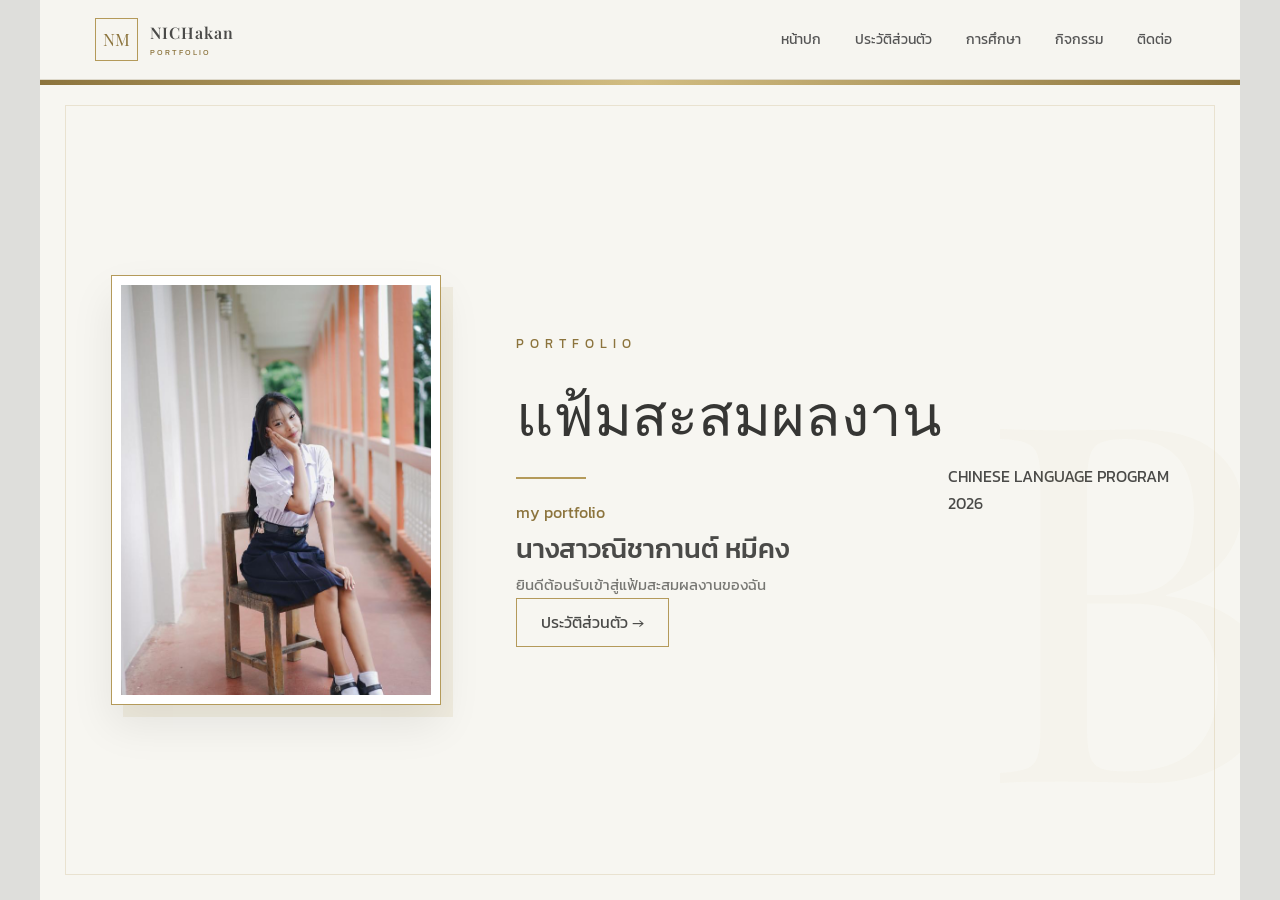
<file: index.html>
<!DOCTYPE html>
<html lang="th">
<head>
    <meta charset="UTF-8">
    <meta name="viewport" content="width=device-width, initial-scale=1.0">
    <title>Portfolio | Nichakan Meekhong</title>
    <link rel="stylesheet" href="style.css">
    <link href="https://fonts.googleapis.com/css2?family=Kanit:wght@300;400;500;600&family=Playfair+Display:wght@500;600&display=swap" rel="stylesheet">
</head>

<body>
    <nav class="top-nav">
    <a href="index.html" class="brand">
        <span>NM</span>
        <div>
            <b>NICHakan</b>
            <small>PORTFOLIO</small>
        </div>
    </a>

    <div class="menu">
        <a href="index.html">หน้าปก</a>
        <a href="profile.html">ประวัติส่วนตัว</a>
        <a href="education.html">การศึกษา</a>
        <a href="activities.html">กิจกรรม</a>
        <a href="contact.html">ติดต่อ</a>
    </div>
</nav>

<div class="page cover">

    <div class="gold-line"></div>

    <div class="cover-content">

        <div class="cover-image">
            <!-- เปลี่ยนรูปตรงนี้ -->
            <img src="Images/IMG_8847.jpeg" alt="Nichakan Meekhong">
        </div>

        <div class="cover-text">
            <p class="small-title">PORTFOLIO</p>

            <h1>แฟ้มสะสมผลงาน</h1>

            <div class="gold-divider"></div>

            <p class="intro-title">my portfolio</p>

            <h2>นางสาวณิชากานต์ หมีคง</h2>

            <p>ยินดีต้อนรับเข้าสู่แฟ้มสะสมผลงานของฉัน<br>
             
            </p>
            

            <a href="profile.html" class="btn">ประวัติส่วนตัว →</a>
        </div>

    </div>

    <div class="cover-footer">
        <span>CHINESE LANGUAGE PROGRAM</span>
        <span>2026</span>
    </div>

</div>

</body>
</html>
</file>
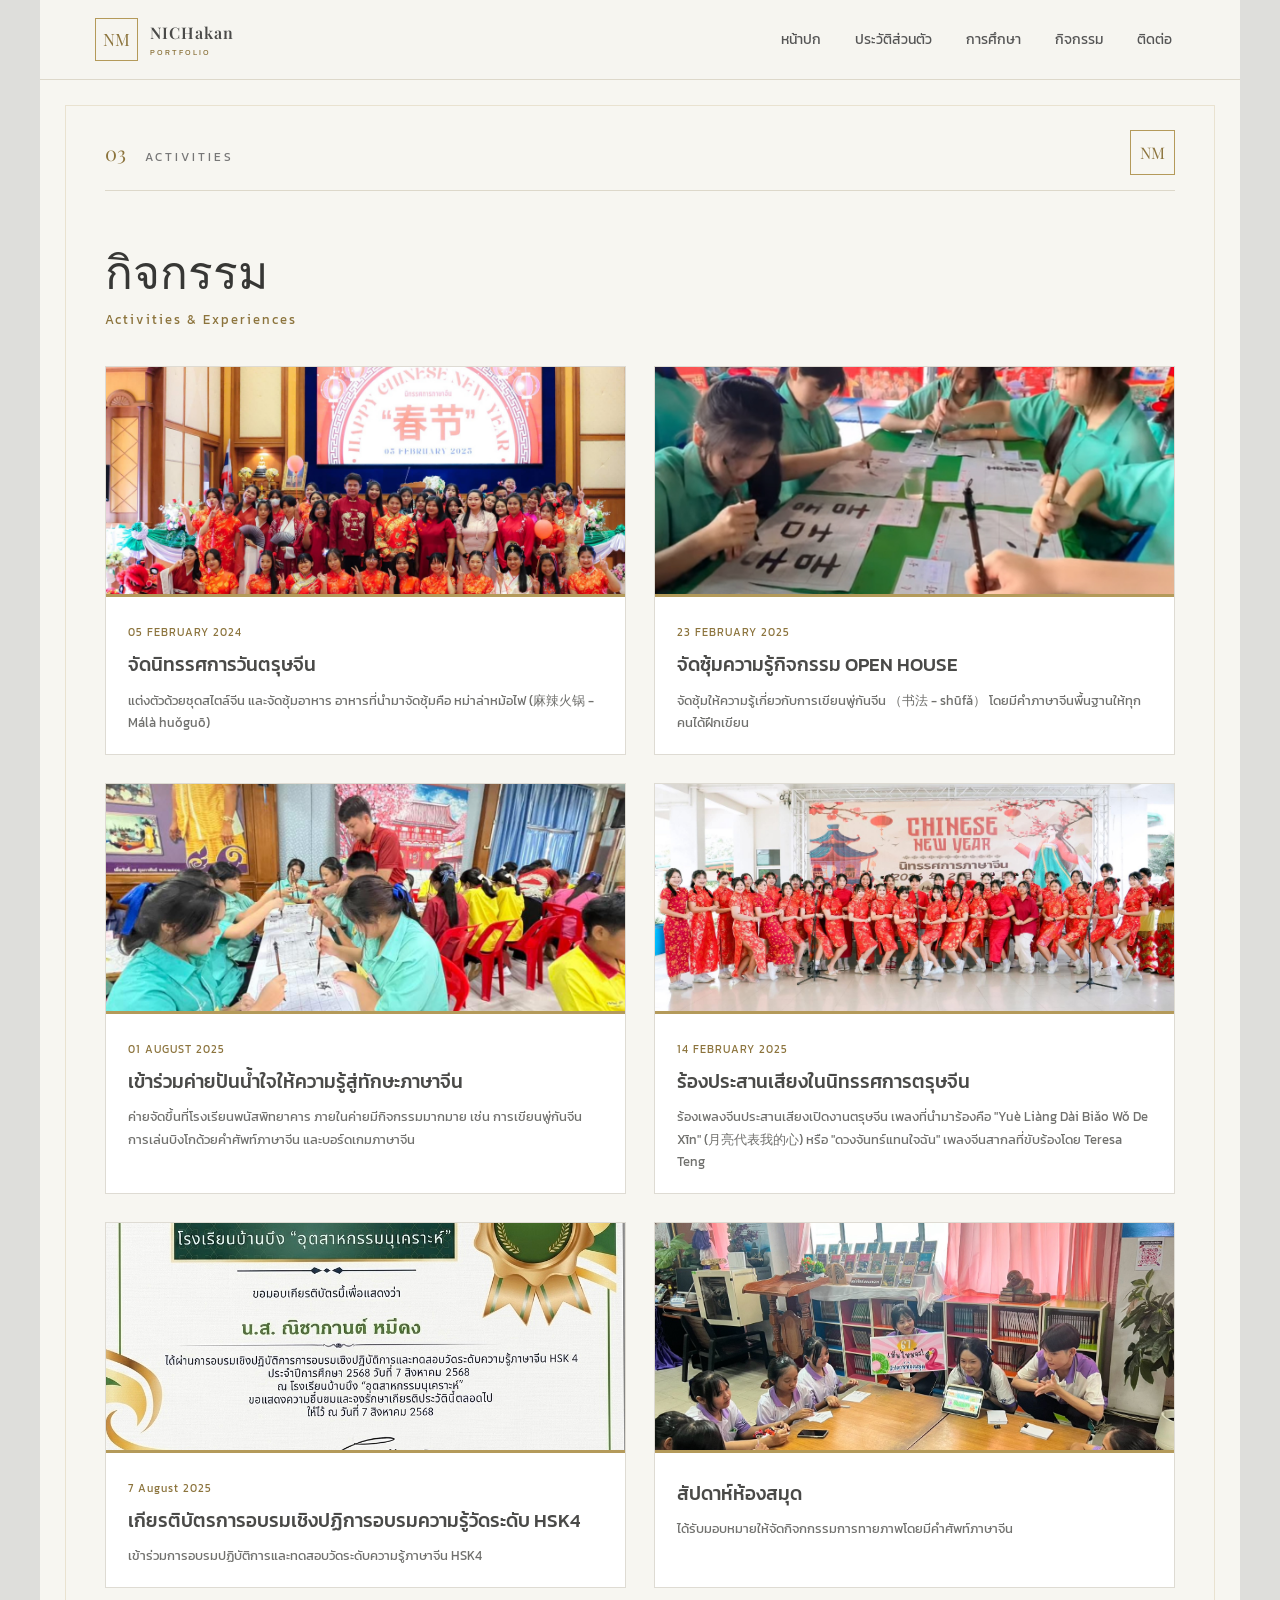
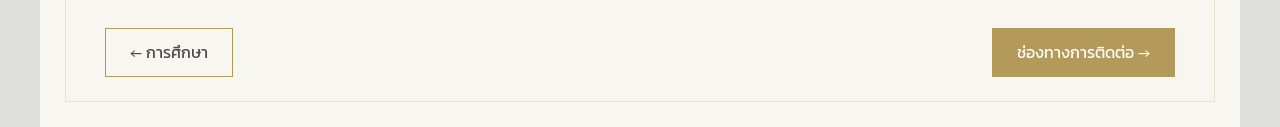
<file: activities.html>
<!DOCTYPE html>
<html lang="th">
<head>
    <meta charset="UTF-8">
    <meta name="viewport" content="width=device-width, initial-scale=1.0">
    <title>กิจกรรม | Nichakan</title>
    <link rel="stylesheet" href="style.css">
    <link href="https://fonts.googleapis.com/css2?family=Kanit:wght@300;400;500;600&family=Playfair+Display:wght@500;600&display=swap" rel="stylesheet">
</head>

<body>
    <nav class="top-nav">
    <a href="index.html" class="brand">
        <span>NM</span>
        <div>
            <b>NICHakan</b>
            <small>PORTFOLIO</small>
        </div>
    </a>

    <div class="menu">
        <a href="index.html">หน้าปก</a>
        <a href="profile.html">ประวัติส่วนตัว</a>
        <a href="education.html">การศึกษา</a>
        <a href="activities.html">กิจกรรม</a>
        <a href="contact.html">ติดต่อ</a>
    </div>
</nav>

<div class="page">

    <header>
        <div>
            <span class="page-number">03</span>
            <span class="section-label">ACTIVITIES</span>
        </div>
        <div class="logo-text">NM</div>
    </header>

    <main>

        <h1 class="section-title">กิจกรรม</h1>
        <p class="section-subtitle">Activities & Experiences</p>

        <div class="activities-grid">

            <!-- กิจกรรมที่ 1 -->
            <article class="activity-card">
                <div class="activity-image">
                    <img src="Images/IMG_2675.jpeg" alt="นิทรรศการวันตรุษจีน">
                </div>

                <div class="activity-content">
                    <span class="activity-date">05 FEBRUARY 2024</span>
                    <h2>จัดนิทรรศการวันตรุษจีน</h2>

                    <p>
                        แต่งตัวด้วยชุดสไตล์จีน และจัดซุ้มอาหาร
                        อาหารที่นำมาจัดซุ้มคือ
                        หม่าล่าหม้อไฟ
                        (麻辣火锅 - Málà huǒguō)
                    </p>
                </div>
            </article>


            <!-- กิจกรรมที่ 2 -->
            <article class="activity-card">
                <div class="activity-image">
                    <img src="Images/IMG_2670.jpeg" alt="OPEN HOUSE">
                </div>

                <div class="activity-content">
                    <span class="activity-date">23 FEBRUARY 2025</span>
                    <h2>จัดซุ้มความรู้กิจกรรม OPEN HOUSE</h2>

                    <p>
                        จัดซุ้มให้ความรู้เกี่ยวกับการเขียนพู่กันจีน
                        （书法 - shūfǎ）
                        โดยมีคำภาษาจีนพื้นฐานให้ทุกคนได้ฝึกเขียน
                    </p>
                </div>
            </article>


            <!-- กิจกรรมที่ 3 -->
            <article class="activity-card">
                <div class="activity-image">
                    <img src="Images/IMG_2677.jpeg" alt="ค่ายปันน้ำใจ">
                </div>

                <div class="activity-content">
                    <span class="activity-date">01 AUGUST 2025</span>
                    <h2>เข้าร่วมค่ายปันน้ำใจให้ความรู้สู่ทักษะภาษาจีน</h2>

                    <p>
                        ค่ายจัดขึ้นที่โรงเรียนพนัสพิทยาคาร
                        ภายในค่ายมีกิจกรรมมากมาย เช่น
                        การเขียนพู่กันจีน การเล่นบิงโกด้วยคำศัพท์ภาษาจีน
                        และบอร์ดเกมภาษาจีน
                    </p>
                </div>
            </article>


            <!-- กิจกรรมที่ 4 -->
            <article class="activity-card">
                <div class="activity-image">
                    <img src="Images/IMG_2673.jpeg" alt="ร้องประสานเสียง">
                </div>

                <div class="activity-content">
                    <span class="activity-date">14 FEBRUARY 2025</span>
                    <h2>ร้องประสานเสียงในนิทรรศการตรุษจีน</h2>

                    <p>
                        ร้องเพลงจีนประสานเสียงเปิดงานตรุษจีน
                        เพลงที่นำมาร้องคือ
                        "Yuè Liàng Dài Biǎo Wǒ De Xīn"
                        (月亮代表我的心)
                        หรือ "ดวงจันทร์แทนใจฉัน"
                        เพลงจีนสากลที่ขับร้องโดย Teresa Teng
                    </p>
                </div>
            </article>

             <!-- กิจกรรมที่ 5 -->
            <article class="activity-card">
                <div class="activity-image">
                    <img src="Images/IMG_1628.jpeg" alt="เกียรติบัตร">
                </div>

                <div class="activity-content">
                    <span class="activity-date">7 August 2025</span>
                    <h2>เกียรติบัตรการอบรมเชิงปฏิการอบรมความรู้วัดระดับ HSK4 </h2>

                    <p>
                        เข้าร่วมการอบรมปฏิบัติการและทดสอบวัดระดับความรู้ภาษาจีน HSK4
                    </p>
                </div>
            </article>

             <!-- กิจกรรมที่ 6 -->
            <article class="activity-card">
                <div class="activity-image">
                    <img src="Images/IMG_2456.jpeg" alt=สัปดาห์ห้องสมุด>
                </div>

                <div class="activity-content">
                    <span class="activity-date"></span>
                    <h2>สัปดาห์ห้องสมุด </h2>

                    <p>
                        ได้รับมอบหมายให้จัดกิจกกรรมการทายภาพโดยมีคำศัพท์ภาษาจีน
                    </p>
                </div>
            </article>

        </div>

    </main>

    <nav class="navigation">
        <a href="education.html" class="nav-btn">← การศึกษา</a>
        <a href="contact.html" class="nav-btn gold-btn">ช่องทางการติดต่อ →</a>
    </nav>

</div>

</body>
</html>
</file>
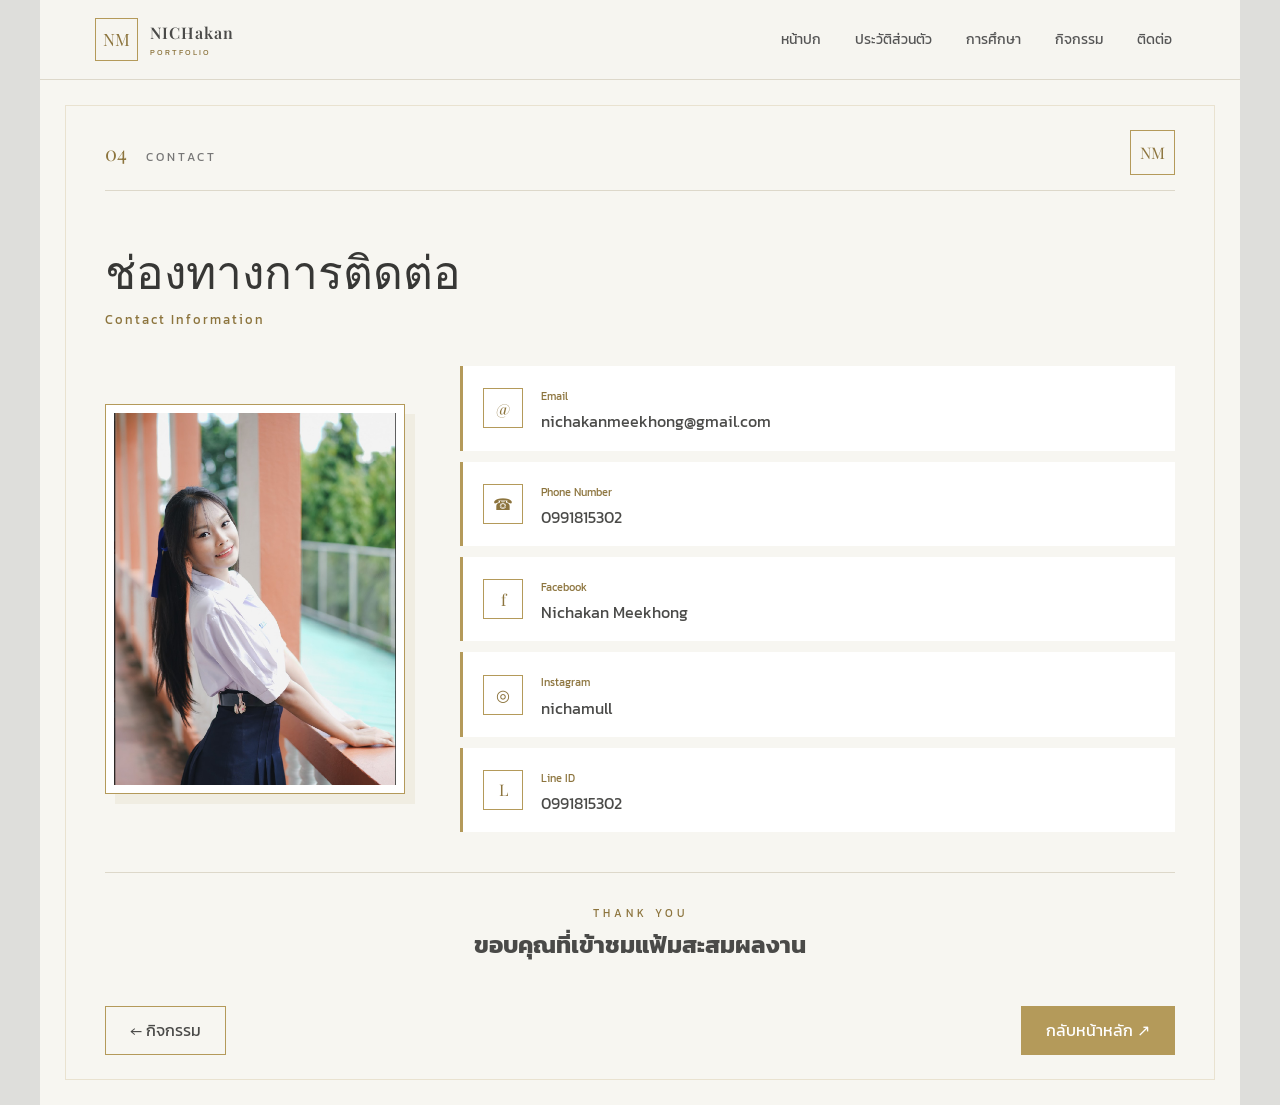
<file: contact.html>
<!DOCTYPE html>
<html lang="th">
<head>
    <meta charset="UTF-8">
    <meta name="viewport" content="width=device-width, initial-scale=1.0">
    <title>ช่องทางการติดต่อ | Nichakan</title>
    <link rel="stylesheet" href="style.css">
    <link href="https://fonts.googleapis.com/css2?family=Kanit:wght@300;400;500;600&family=Playfair+Display:wght@500;600&display=swap" rel="stylesheet">
</head>

<body>
    <nav class="top-nav">
    <a href="index.html" class="brand">
        <span>NM</span>
        <div>
            <b>NICHakan</b>
            <small>PORTFOLIO</small>
        </div>
    </a>

    <div class="menu">
        <a href="index.html">หน้าปก</a>
        <a href="profile.html">ประวัติส่วนตัว</a>
        <a href="education.html">การศึกษา</a>
        <a href="activities.html">กิจกรรม</a>
        <a href="contact.html">ติดต่อ</a>
    </div>
</nav>

<div class="page">

    <header>
        <div>
            <span class="page-number">04</span>
            <span class="section-label">CONTACT</span>
        </div>
        <div class="logo-text">NM</div>
    </header>

    <main>

        <h1 class="section-title">ช่องทางการติดต่อ</h1>
        <p class="section-subtitle">Contact Information</p>

        <div class="contact-layout">

            <div class="contact-photo">
                <img src="Images/IMG_8820.jpeg" alt="Nichakan">
            </div>

            <div class="contact-list">

                <div class="contact-item">
                    <div class="contact-icon">@</div>
                    <div>
                        <span>Email</span>
                        <p>nichakanmeekhong@gmail.com</p>
                    </div>
                </div>

                <div class="contact-item">
                    <div class="contact-icon">☎</div>
                    <div>
                        <span>Phone Number</span>
                        <p>0991815302</p>
                    </div>
                </div>

                <div class="contact-item">
                    <div class="contact-icon">f</div>
                    <div>
                        <span>Facebook</span>
                        <p>Nichakan Meekhong</p>
                    </div>
                </div>

                <div class="contact-item">
                    <div class="contact-icon">◎</div>
                    <div>
                        <span>Instagram</span>
                        <p>nichamull</p>
                    </div>
                </div>

                <div class="contact-item">
                    <div class="contact-icon">L</div>
                    <div>
                        <span>Line ID</span>
                        <p>0991815302</p>
                    </div>
                </div>

            </div>

        </div>

        <div class="thank-you">
            <span>THANK YOU</span>
            <h2>ขอบคุณที่เข้าชมแฟ้มสะสมผลงาน</h2>
        </div>

    </main>

    <nav class="navigation">
        <a href="activities.html" class="nav-btn">← กิจกรรม</a>
        <a href="index.html" class="nav-btn gold-btn">กลับหน้าหลัก ↗</a>
    </nav>

</div>

</body>
</html>
</file>
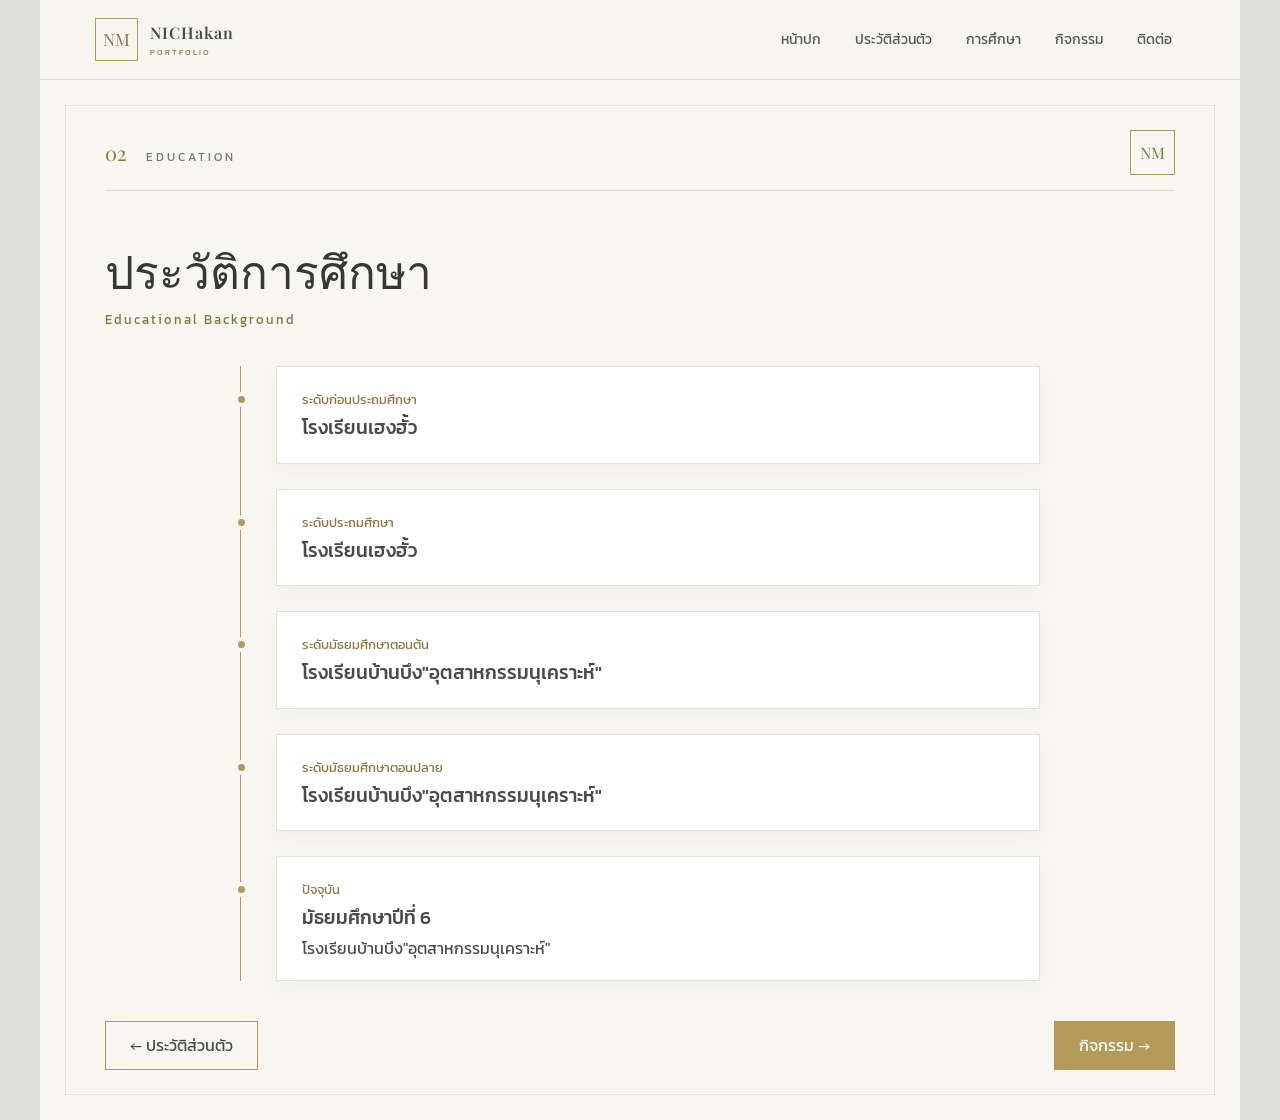
<file: education.html>
<!DOCTYPE html>
<html lang="th">
<head>
    <meta charset="UTF-8">
    <meta name="viewport" content="width=device-width, initial-scale=1.0">
    <title>ประวัติการศึกษา | Nichakan</title>
    <link rel="stylesheet" href="style.css">
    <link href="https://fonts.googleapis.com/css2?family=Kanit:wght@300;400;500;600&family=Playfair+Display:wght@500;600&display=swap" rel="stylesheet">
</head>

<body>
    <nav class="top-nav">
    <a href="index.html" class="brand">
        <span>NM</span>
        <div>
            <b>NICHakan</b>
            <small>PORTFOLIO</small>
        </div>
    </a>

    <div class="menu">
        <a href="index.html">หน้าปก</a>
        <a href="profile.html">ประวัติส่วนตัว</a>
        <a href="education.html">การศึกษา</a>
        <a href="activities.html">กิจกรรม</a>
        <a href="contact.html">ติดต่อ</a>
    </div>
</nav>

<div class="page">

    <header>
        <div>
            <span class="page-number">02</span>
            <span class="section-label">EDUCATION</span>
        </div>
        <div class="logo-text">NM</div>
    </header>

    <main>

        <h1 class="section-title">ประวัติการศึกษา</h1>
        <p class="section-subtitle">Educational Background</p>

        <div class="timeline">

            <div class="timeline-item">
                <div class="timeline-dot"></div>
                <div>
                    <span class="education-level">ระดับก่อนประถมศึกษา</span>
                    <h2>โรงเรียนเฮงฮั้ว</h2>
                </div>
            </div>

            <div class="timeline-item">
                <div class="timeline-dot"></div>
                <div>
                    <span class="education-level">ระดับประถมศึกษา</span>
                    <h2>โรงเรียนเฮงฮั้ว</h2>
                </div>
            </div>

            <div class="timeline-item">
                <div class="timeline-dot"></div>
                <div>
                    <span class="education-level">ระดับมัธยมศึกษาตอนต้น</span>
                    <h2>โรงเรียนบ้านบึง"อุตสาหกรรมนุเคราะห์"</h2>
                </div>
            </div>

            <div class="timeline-item">
                <div class="timeline-dot"></div>
                <div>
                    <span class="education-level">ระดับมัธยมศึกษาตอนปลาย</span>
                    <h2>โรงเรียนบ้านบึง"อุตสาหกรรมนุเคราะห์"</h2>
                </div>
            </div>

            <div class="timeline-item current">
                <div class="timeline-dot"></div>
                <div>
                    <span class="education-level">ปัจจุบัน</span>
                    <h2>มัธยมศึกษาปีที่ 6</h2>
                    <p>โรงเรียนบ้านบึง"อุตสาหกรรมนุเคราะห์"</p>
                </div>
            </div>

        </div>

    </main>

    <nav class="navigation">
        <a href="profile.html" class="nav-btn">← ประวัติส่วนตัว</a>
        <a href="activities.html" class="nav-btn gold-btn">กิจกรรม →</a>
    </nav>

</div>

</body>
</html>
</file>
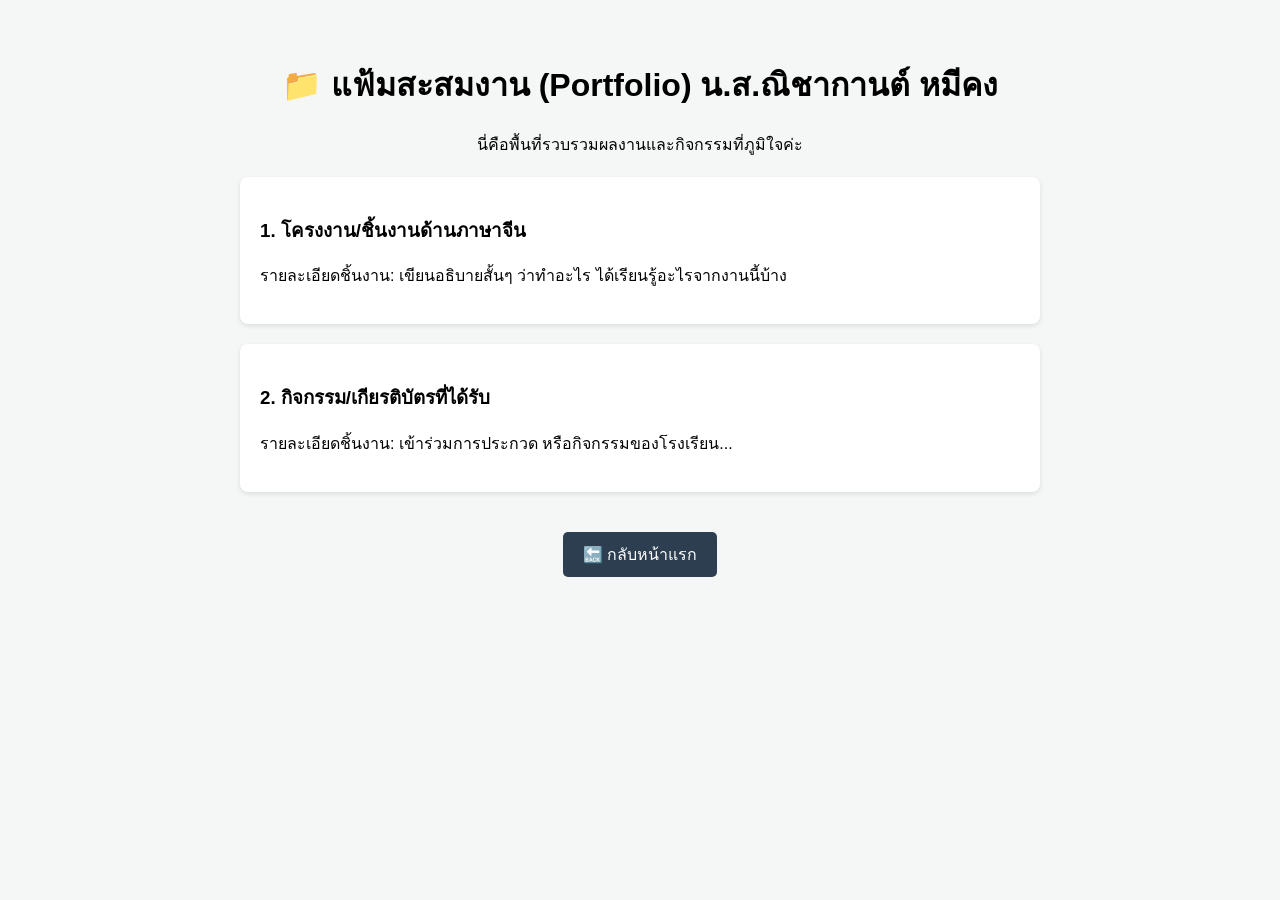
<file: portfolio.html>
<!DOCTYPE html>
<html lang="th">
<head>
    <meta charset="UTF-8">
    <meta name="viewport" content="width=device-width, initial-scale=1.0">
    <title>แฟ้มสะสมงานของฉัน</title>
    <style>
        body { font-family: sans-serif; background-color: #f4f7f6; text-align: center; padding: 30px; }
        .container { max-width: 800px; margin: 0 auto; }
        .project-card { background: white; padding: 20px; margin: 20px 0; border-radius: 8px; box-shadow: 0 2px 5px rgba(0,0,0,0.1); text-align: left; }
        .btn { display: inline-block; background: #2c3e50; color: white; padding: 10px 20px; text-decoration: none; border-radius: 5px; margin-top: 20px; }
    </style>
</head>
<body>

    <div class="container">
        <h1>📁 แฟ้มสะสมงาน (Portfolio) น.ส.ณิชากานต์ หมีคง</h1>
        <p>นี่คือพื้นที่รวบรวมผลงานและกิจกรรมที่ภูมิใจค่ะ</p>

        <!-- กล่องผลงานชิ้นที่ 1 -->
        <div class="project-card">
            <h3>1. โครงงาน/ชิ้นงานด้านภาษาจีน</h3>
            <p>รายละเอียดชิ้นงาน: เขียนอธิบายสั้นๆ ว่าทำอะไร ได้เรียนรู้อะไรจากงานนี้บ้าง</p>
        </div>

        <!-- กล่องผลงานชิ้นที่ 2 -->
        <div class="project-card">
            <h3>2. กิจกรรม/เกียรติบัตรที่ได้รับ</h3>
            <p>รายละเอียดชิ้นงาน: เข้าร่วมการประกวด หรือกิจกรรมของโรงเรียน...</p>
        </div>

        <!-- ปุ่มกดกลับหน้าแรก -->
        <a href="index.html" class="btn">🔙 กลับหน้าแรก</a>
    </div>

</body>
</html>
</file>
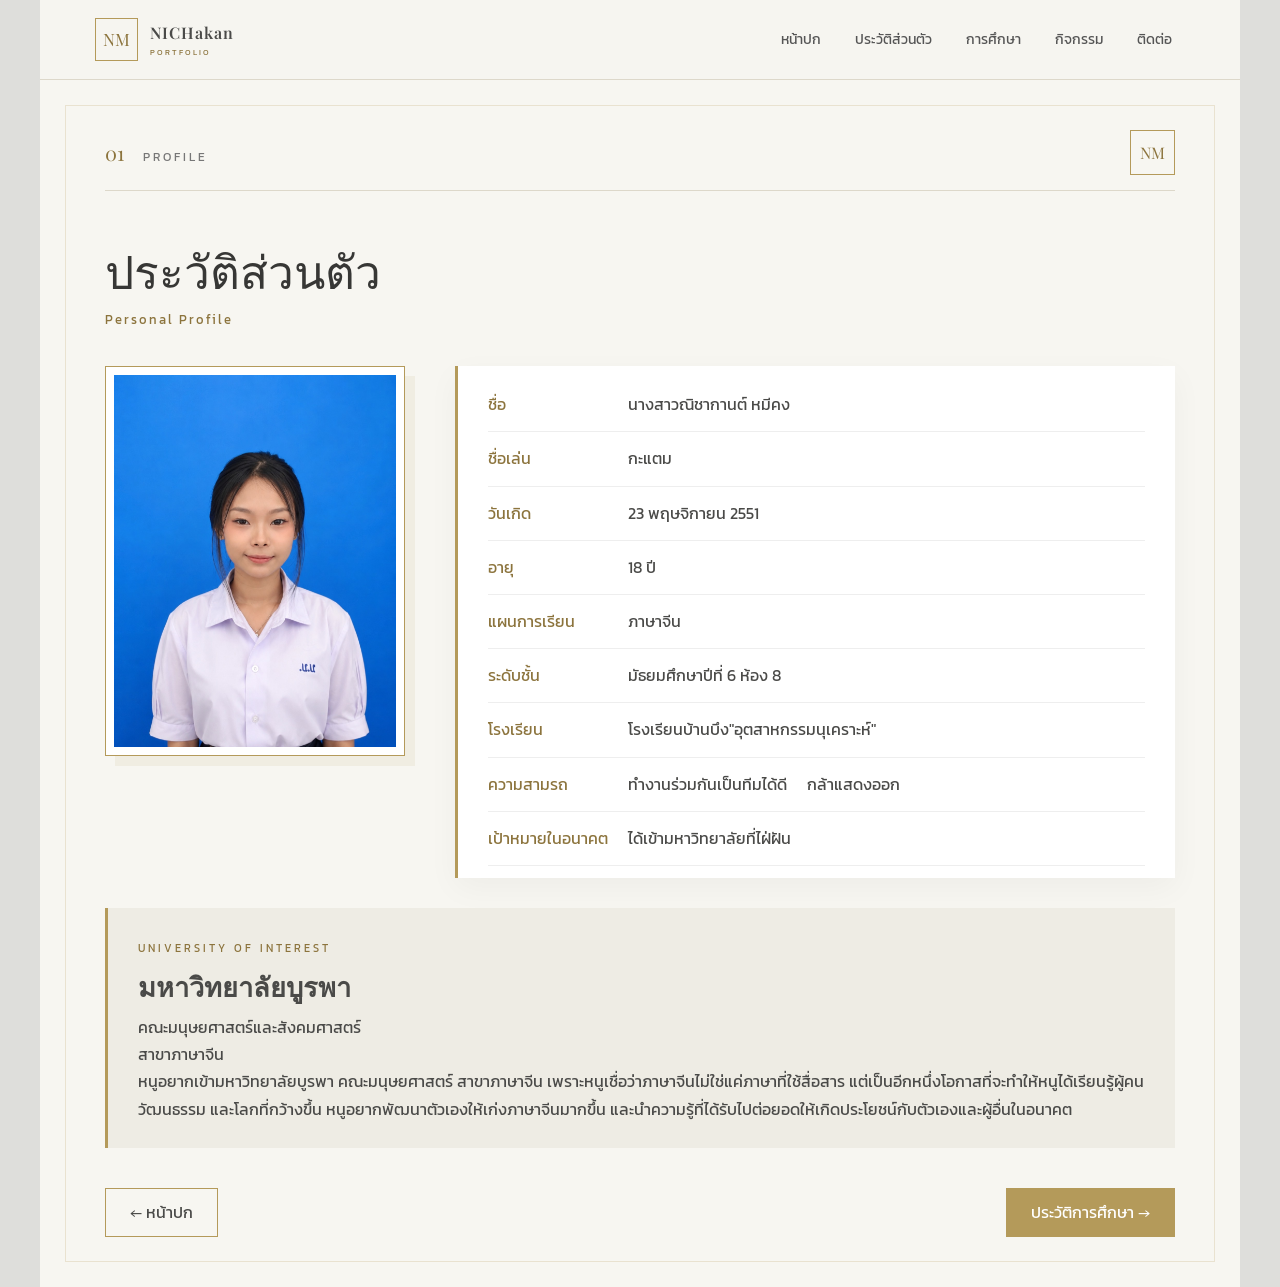
<file: profile.html>
<!DOCTYPE html>
<html lang="th">
<head>
    <meta charset="UTF-8">
    <meta name="viewport" content="width=device-width, initial-scale=1.0">
    <title>ประวัติส่วนตัว | Nichakan</title>
    <link rel="stylesheet" href="style.css">
    <link href="https://fonts.googleapis.com/css2?family=Kanit:wght@300;400;500;600&family=Playfair+Display:wght@500;600&display=swap" rel="stylesheet">
</head>

<body>
    <nav class="top-nav">
    <a href="index.html" class="brand">
        <span>NM</span>
        <div>
            <b>NICHakan</b>
            <small>PORTFOLIO</small>
        </div>
    </a>

    <div class="menu">
        <a href="index.html">หน้าปก</a>
        <a href="profile.html">ประวัติส่วนตัว</a>
        <a href="education.html">การศึกษา</a>
        <a href="activities.html">กิจกรรม</a>
        <a href="contact.html">ติดต่อ</a>
    </div>
</nav>

<div class="page">

    <header>
        <div>
            <span class="page-number">01</span>
            <span class="section-label">PROFILE</span>
        </div>
        <div class="logo-text">NM</div>
    </header>

    <main>

        <h1 class="section-title">ประวัติส่วนตัว</h1>
        <p class="section-subtitle">Personal Profile</p>

        <div class="profile-layout">

            <div class="profile-photo">
                <img src="Images/IMG_2654.jpeg" alt="Nichakan">
            </div>

            <div class="info-card">

                <div class="info-row">
                    <span>ชื่อ</span>
                    <strong>นางสาวณิชากานต์ หมีคง</strong>
                </div>

                <div class="info-row">
                    <span>ชื่อเล่น</span>
                    <strong>กะแตม</strong>
                </div>

                <div class="info-row">
                    <span>วันเกิด</span>
                    <strong>23 พฤษจิกายน 2551</strong>
                </div>
                
                <div class="info-row">
                    <span>อายุ</span>
                    <strong>18 ปี</strong>
                </div>

                <div class="info-row">
                    <span>แผนการเรียน</span>
                    <strong>ภาษาจีน</strong>
                </div>

                <div class="info-row">
                    <span>ระดับชั้น</span>
                    <strong>มัธยมศึกษาปีที่ 6 ห้อง 8</strong>
                </div>

                <div class="info-row">
                    <span>โรงเรียน</span>
                    <strong>โรงเรียนบ้านบึง"อุตสาหกรรมนุเคราะห์"</strong>
                </div>

                <div class="info-row">
                    <span>ความสามรถ</span>
                    <strong>ทำงานร่วมกันเป็นทีมได้ดี</strong>
                    <strong>กล้าแสดงออก</strong>
                </div>

                 <div class="info-row">
                    <span>เป้าหมายในอนาคต</span>
                    <strong>ได้เข้ามหาวิทยาลัยที่ไฝ่ฝัน</strong>
                </div>

            </div>

        </div>

        <div class="university-box">
            <span>UNIVERSITY OF INTEREST</span>
            <h2>มหาวิทยาลัยบูรพา</h2>
            <p>คณะมนุษยศาสตร์และสังคมศาสตร์</p>
            <p>สาขาภาษาจีน</p>
            <p>หนูอยากเข้ามหาวิทยาลัยบูรพา คณะมนุษยศาสตร์ สาขาภาษาจีน เพราะหนูเชื่อว่าภาษาจีนไม่ใช่แค่ภาษาที่ใช้สื่อสาร แต่เป็นอีกหนึ่งโอกาสที่จะทำให้หนูได้เรียนรู้ผู้คน วัฒนธรรม และโลกที่กว้างขึ้น หนูอยากพัฒนาตัวเองให้เก่งภาษาจีนมากขึ้น และนำความรู้ที่ได้รับไปต่อยอดให้เกิดประโยชน์กับตัวเองและผู้อื่นในอนาคต</p>
        </div>

    </main>

    <nav class="navigation">
        <a href="index.html" class="nav-btn">← หน้าปก</a>
        <a href="education.html" class="nav-btn gold-btn">ประวัติการศึกษา →</a>
    </nav>

</div>

</body>
</html>
</file>
<file: style.css>
@import url('https://fonts.googleapis.com/css2?family=Kanit:wght@300;400;500;600&family=Playfair+Display:wght@400;500;600&display=swap');

* {
    margin: 0;
    padding: 0;
    box-sizing: border-box;
}

:root {
    --gold: #b49a5a;
    --gold-light: #d2bd82;
    --gold-dark: #8c743d;
    --gray: #4a4a48;
    --gray-light: #777773;
    --cream: #f7f6f1;
    --white: #ffffff;
    --border: #ddd8ca;
}

body {
    font-family: "Kanit", sans-serif;
    background: #dededb;
    color: var(--gray);
    line-height: 1.7;
}

/* =================================
   TOP NAVIGATION
================================= */

.top-nav {
    width: 100%;
    max-width: 1200px;
    margin: auto;
    min-height: 80px;
    padding: 15px 55px;

    display: flex;
    align-items: center;
    justify-content: space-between;

    background: rgba(247,246,241,0.97);
    border-bottom: 1px solid var(--border);

    position: relative;
    z-index: 20;
}

.brand {
    display: flex;
    align-items: center;
    gap: 12px;
    text-decoration: none;
    color: var(--gray);
}

.brand > span {
    width: 43px;
    height: 43px;

    display: flex;
    justify-content: center;
    align-items: center;

    border: 1px solid var(--gold);
    color: var(--gold-dark);

    font-family: "Playfair Display", serif;
    font-size: 17px;
}

.brand b {
    display: block;
    font-family: "Playfair Display", serif;
    letter-spacing: 1px;
    font-weight: 600;
}

.brand small {
    display: block;
    color: var(--gold-dark);
    letter-spacing: 2px;
    font-size: 8px;
}

.menu {
    display: flex;
    gap: 8px;
}

.menu a {
    position: relative;
    text-decoration: none;
    color: #555;
    font-size: 14px;
    padding: 8px 13px;
    transition: .3s;
}

.menu a::after {
    content: "";
    position: absolute;
    left: 50%;
    bottom: 2px;

    width: 0;
    height: 1px;

    background: var(--gold);

    transform: translateX(-50%);
    transition: .3s;
}

.menu a:hover {
    color: var(--gold-dark);
}

.menu a:hover::after {
    width: 60%;
}

/* =================================
   PAGE
================================= */

.page {
    width: 100%;
    max-width: 1200px;
    min-height: calc(100vh - 80px);

    margin: auto;
    padding: 50px 65px;

    background: var(--cream);

    position: relative;
    overflow: hidden;
}

/* เส้นกรอบตกแต่ง */

.page::before {
    content: "";
    position: absolute;

    top: 25px;
    left: 25px;
    right: 25px;
    bottom: 25px;

    border: 1px solid rgba(180,154,90,.22);

    pointer-events: none;
}

/* =================================
   COVER
================================= */

.cover {
    min-height: calc(100vh - 80px);

    display: flex;
    justify-content: center;
    align-items: center;
}

.cover::after {
    content: "B";
    position: absolute;

    right: -50px;
    bottom: -100px;

    font-family: "Playfair Display", serif;
    font-size: 500px;

    color: rgba(180,154,90,.035);

    pointer-events: none;
}

.gold-line {
    position: absolute;
    top: 0;
    left: 0;

    width: 100%;
    height: 5px;

    background: linear-gradient(
        90deg,
        var(--gold-dark),
        var(--gold-light),
        var(--gold-dark)
    );
}

.cover-content {
    width: 90%;
    display: flex;
    align-items: center;
    justify-content: center;

    gap: 75px;
    position: relative;
    z-index: 2;
}

.cover-image {
    width: 330px;
    height: 430px;

    padding: 9px;

    background: white;
    border: 1px solid var(--gold);

    box-shadow:
        12px 12px 0 rgba(180,154,90,.12),
        0 20px 40px rgba(0,0,0,.08);
}

.cover-image img {
    width: 100%;
    height: 100%;
    object-fit: cover;
}

.cover-text {
    max-width: 520px;
}

.small-title {
    color: var(--gold-dark);
    letter-spacing: 6px;
    font-size: 13px;
}

.cover h1 {
    font-family: "Playfair Display", serif;

    font-size: 58px;
    font-weight: 500;

    color: #363634;

    margin: 8px 0;
}

.cover h2 {
    font-size: 27px;
    font-weight: 500;
}

.intro-title {
    color: var(--gold-dark);
    margin-top: 20px;
}

.gold-divider {
    width: 70px;
    height: 2px;

    background: var(--gold);

    margin: 15px 0;
}

.cover-text > p:not(.small-title):not(.intro-title) {
    color: var(--gray-light);
    font-size: 15px;
}

/* =================================
   BUTTON
================================= */

.btn,
.nav-btn {
    display: inline-block;

    padding: 10px 24px;

    text-decoration: none;

    border: 1px solid var(--gold);

    color: var(--gray);

    background: transparent;

    transition: .3s;
}

.btn:hover,
.nav-btn:hover {
    background: var(--gold);
    color: white;
    box-shadow: 0 8px 20px rgba(180,154,90,.2);
}

.gold-btn {
    background: var(--gold);
    color: white;
}

/* =================================
   HEADER
================================= */

header {
    display: flex;
    justify-content: space-between;
    align-items: center;

    padding-bottom: 15px;

    border-bottom: 1px solid var(--border);
}

.page-number {
    color: var(--gold-dark);

    font-family: "Playfair Display", serif;

    font-size: 20px;

    margin-right: 15px;
}

.section-label {
    color: #777;

    font-size: 12px;

    letter-spacing: 3px;
}

.logo-text {
    width: 45px;
    height: 45px;

    display: flex;
    align-items: center;
    justify-content: center;

    border: 1px solid var(--gold);

    color: var(--gold-dark);

    font-family: "Playfair Display", serif;
}

/* =================================
   TITLES
================================= */

.section-title {
    font-family: "Playfair Display", serif;

    font-size: 46px;

    font-weight: 500;

    color: #373735;

    margin-top: 40px;
}

.section-subtitle {
    color: var(--gold-dark);

    letter-spacing: 2px;

    font-size: 13px;

    margin-bottom: 35px;
}

/* =================================
   PROFILE
================================= */

.profile-layout {
    display: grid;

    grid-template-columns: 300px 1fr;

    gap: 50px;
}

.profile-photo {
    height: 390px;

    padding: 8px;

    background: white;

    border: 1px solid var(--gold);

    box-shadow: 10px 10px 0 rgba(180,154,90,.10);
}

.profile-photo img {
    width: 100%;
    height: 100%;
    object-fit: cover;
}

.info-card {
    background: white;

    border-left: 3px solid var(--gold);

    padding: 12px 30px;

    box-shadow: 0 10px 30px rgba(0,0,0,.04);
}

.info-row {
    display: flex;

    gap: 20px;

    padding: 13px 0;

    border-bottom: 1px solid #eee;
}

.info-row span {
    min-width: 120px;

    color: var(--gold-dark);
}

.info-row strong {
    font-weight: 400;
}

.university-box {
    margin-top: 30px;

    padding: 25px 30px;

    background: #eeece4;

    border-left: 3px solid var(--gold);
}

.university-box span {
    color: var(--gold-dark);

    font-size: 11px;

    letter-spacing: 3px;
}

.university-box h2 {
    font-family: "Playfair Display", serif;

    font-size: 27px;

    margin: 4px 0;
}

/* =================================
   EDUCATION
================================= */

.timeline {
    max-width: 800px;

    margin: auto;

    padding-left: 35px;

    border-left: 1px solid var(--gold);
}

.timeline-item {
    position: relative;

    background: white;

    padding: 18px 25px;

    margin-bottom: 25px;

    border: 1px solid #e2e0da;

    box-shadow: 0 7px 20px rgba(0,0,0,.03);
}

.timeline-dot {
    position: absolute;

    left: -43px;
    top: 25px;

    width: 15px;
    height: 15px;

    border-radius: 50%;

    background: var(--gold);

    border: 4px solid var(--cream);
}

.education-level {
    color: var(--gold-dark);

    font-size: 13px;
}

.timeline h2 {
    font-size: 19px;

    font-weight: 500;
}

/* =================================
   ACTIVITIES
================================= */

.activities-grid {
    display: grid;

    grid-template-columns: repeat(2, 1fr);

    gap: 28px;
}

.activity-card {
    background: white;

    border: 1px solid #dedbd3;

    transition: .3s;

    overflow: hidden;
}

.activity-card:hover {
    transform: translateY(-5px);

    box-shadow: 0 15px 35px rgba(0,0,0,.08);
}

.activity-image {
    height: 230px;

    overflow: hidden;

    position: relative;
}

.activity-image::after {
    content: "";

    position: absolute;

    inset: 0;

    border-bottom: 3px solid var(--gold);
}

.activity-image img {
    width: 100%;
    height: 100%;

    object-fit: cover;

    transition: .5s;
}

.activity-card:hover img {
    transform: scale(1.04);
}

.activity-content {
    padding: 20px 22px;
}

.activity-date {
    color: var(--gold-dark);

    font-size: 11px;

    letter-spacing: 1px;
}

.activity-content h2 {
    font-size: 19px;

    font-weight: 500;

    margin: 5px 0 8px;
}

.activity-content p {
    color: #70706d;

    font-size: 13px;
}

/* =================================
   CONTACT
================================= */

.contact-layout {
    display: grid;

    grid-template-columns: 300px 1fr;

    gap: 55px;

    align-items: center;
}

.contact-photo {
    height: 390px;

    padding: 8px;

    background: white;

    border: 1px solid var(--gold);

    box-shadow: 10px 10px 0 rgba(180,154,90,.10);
}

.contact-photo img {
    width: 100%;
    height: 100%;
    object-fit: cover;
}

.contact-list {
    display: flex;

    flex-direction: column;

    gap: 11px;
}

.contact-item {
    display: flex;

    align-items: center;

    gap: 18px;

    background: white;

    padding: 15px 20px;

    border-left: 3px solid var(--gold);

    transition: .3s;
}

.contact-item:hover {
    transform: translateX(5px);
}

.contact-icon {
    width: 40px;
    height: 40px;

    flex-shrink: 0;

    display: flex;
    align-items: center;
    justify-content: center;

    border: 1px solid var(--gold);

    color: var(--gold-dark);

    font-family: "Playfair Display", serif;
}

.contact-item span {
    color: var(--gold-dark);

    font-size: 11px;
}

.contact-item p {
    margin: 0;
}

.thank-you {
    text-align: center;

    margin-top: 40px;

    padding-top: 25px;

    border-top: 1px solid var(--border);
}

.thank-you span {
    color: var(--gold-dark);

    letter-spacing: 4px;

    font-size: 11px;
}

/* =================================
   NAVIGATION BUTTONS
================================= */

.navigation {
    display: flex;

    justify-content: space-between;

    margin-top: 40px;

    position: relative;
    z-index: 3;
}

/* =================================
   RESPONSIVE
================================= */

@media(max-width: 850px) {

    .top-nav {
        padding: 12px 20px;

        flex-direction: column;

        gap: 10px;
    }

    .menu {
        width: 100%;

        justify-content: center;

        flex-wrap: wrap;
    }

    .menu a {
        font-size: 12px;

        padding: 5px 8px;
    }

    .page {
        padding: 35px 22px;
    }

    .cover-content {
        flex-direction: column;

        gap: 35px;

        text-align: center;
    }

    .cover-image {
        width: 250px;
        height: 320px;
    }

    .cover h1 {
        font-size: 40px;
    }

    .gold-divider {
        margin: 15px auto;
    }

    .profile-layout,
    .contact-layout {
        grid-template-columns: 1fr;
    }

    .profile-photo,
    .contact-photo {
        width: 250px;

        margin: auto;
    }

    .activities-grid {
        grid-template-columns: 1fr;
    }

    .section-title {
        font-size: 38px;
    }

    .info-row {
        flex-direction: column;

        gap: 0;
    }

    .navigation {
        gap: 10px;
    }

    .nav-btn {
        padding: 8px 13px;

        font-size: 12px;
    }
}
</file>
